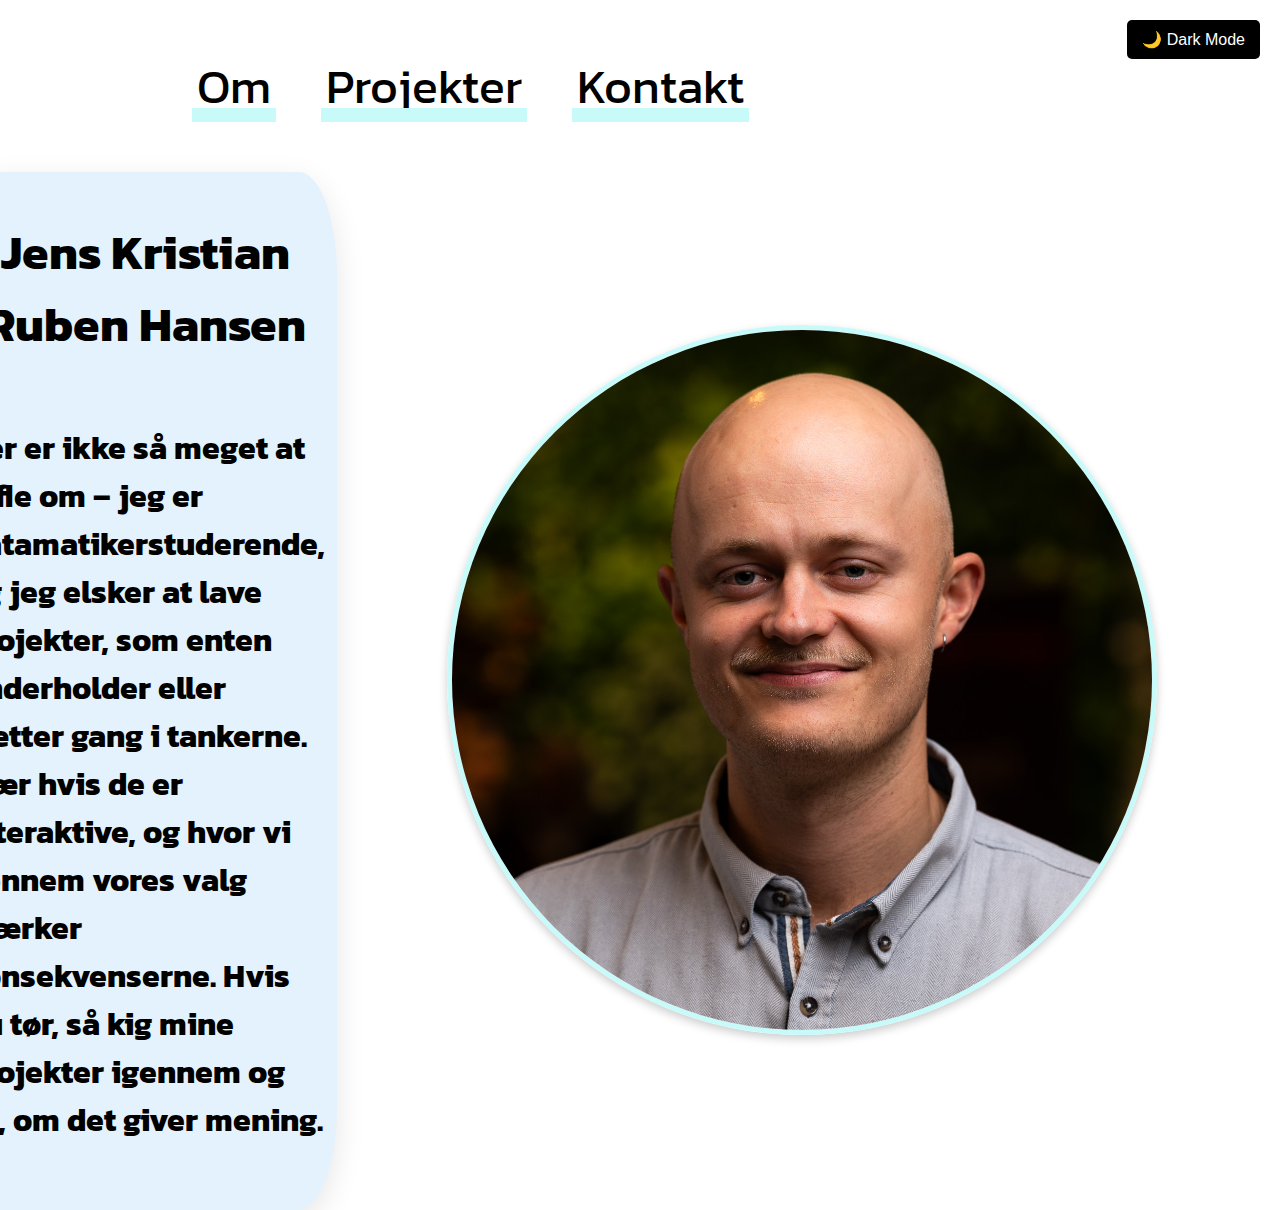
<file: index.html>
<!DOCTYPE html>
<html lang="en">
<head>
    <meta charset="UTF-8">
    <title>Homepage</title>
    <link rel="stylesheet" href="styles.css">
    <link rel="preconnect" href="https://fonts.googleapis.com">
    <link rel="preconnect" href="https://fonts.gstatic.com" crossorigin>
    <link href="https://fonts.googleapis.com/css2?family=Anton&family=Kanit:ital,wght@0,100;0,200;0,300;0,400;0,500;0,600;0,700;0,800;0,900;1,100;1,200;1,300;1,400;1,500;1,600;1,700;1,800;1,900&family=Montserrat:ital,wght@0,100..900;1,100..900&family=Source+Code+Pro:ital,wght@0,200..900;1,200..900&display=swap" rel="stylesheet">
</head>
<body>

</body>
<script src="index.js"></script>
</html>
</file>
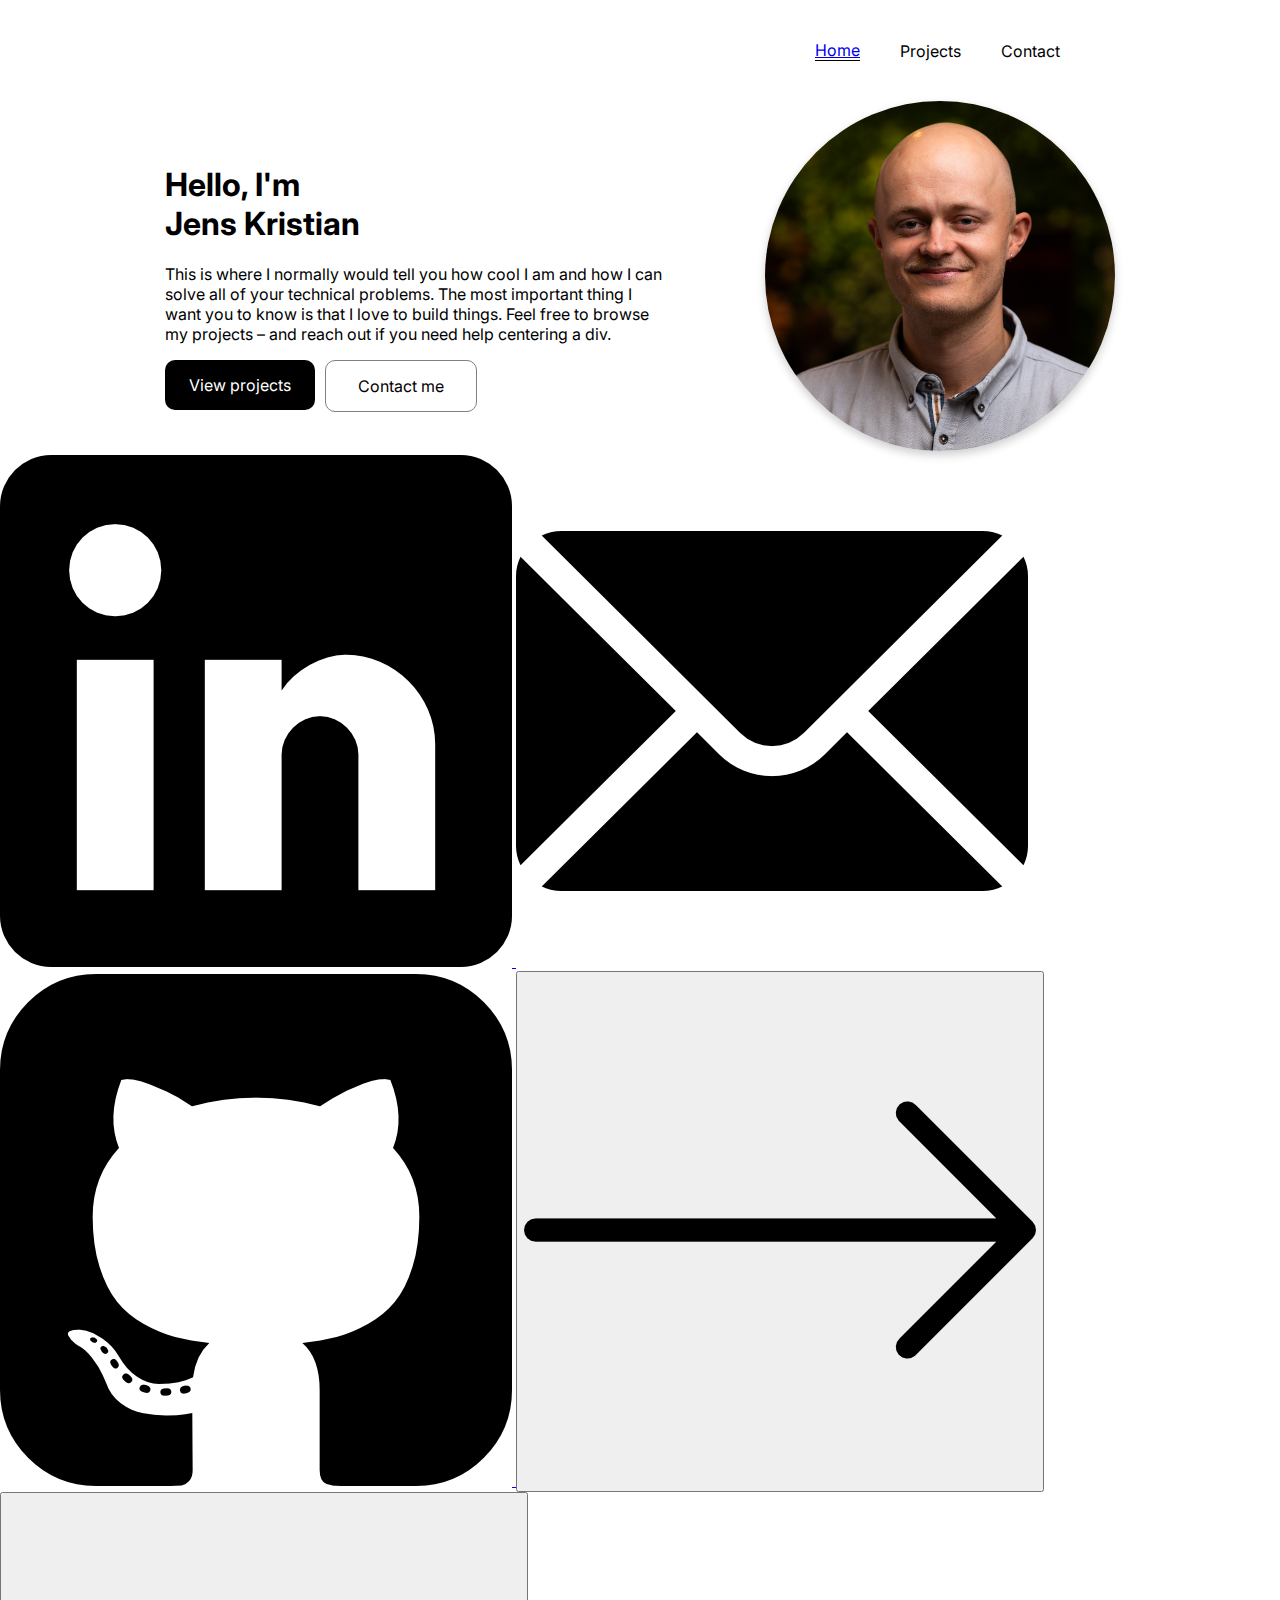
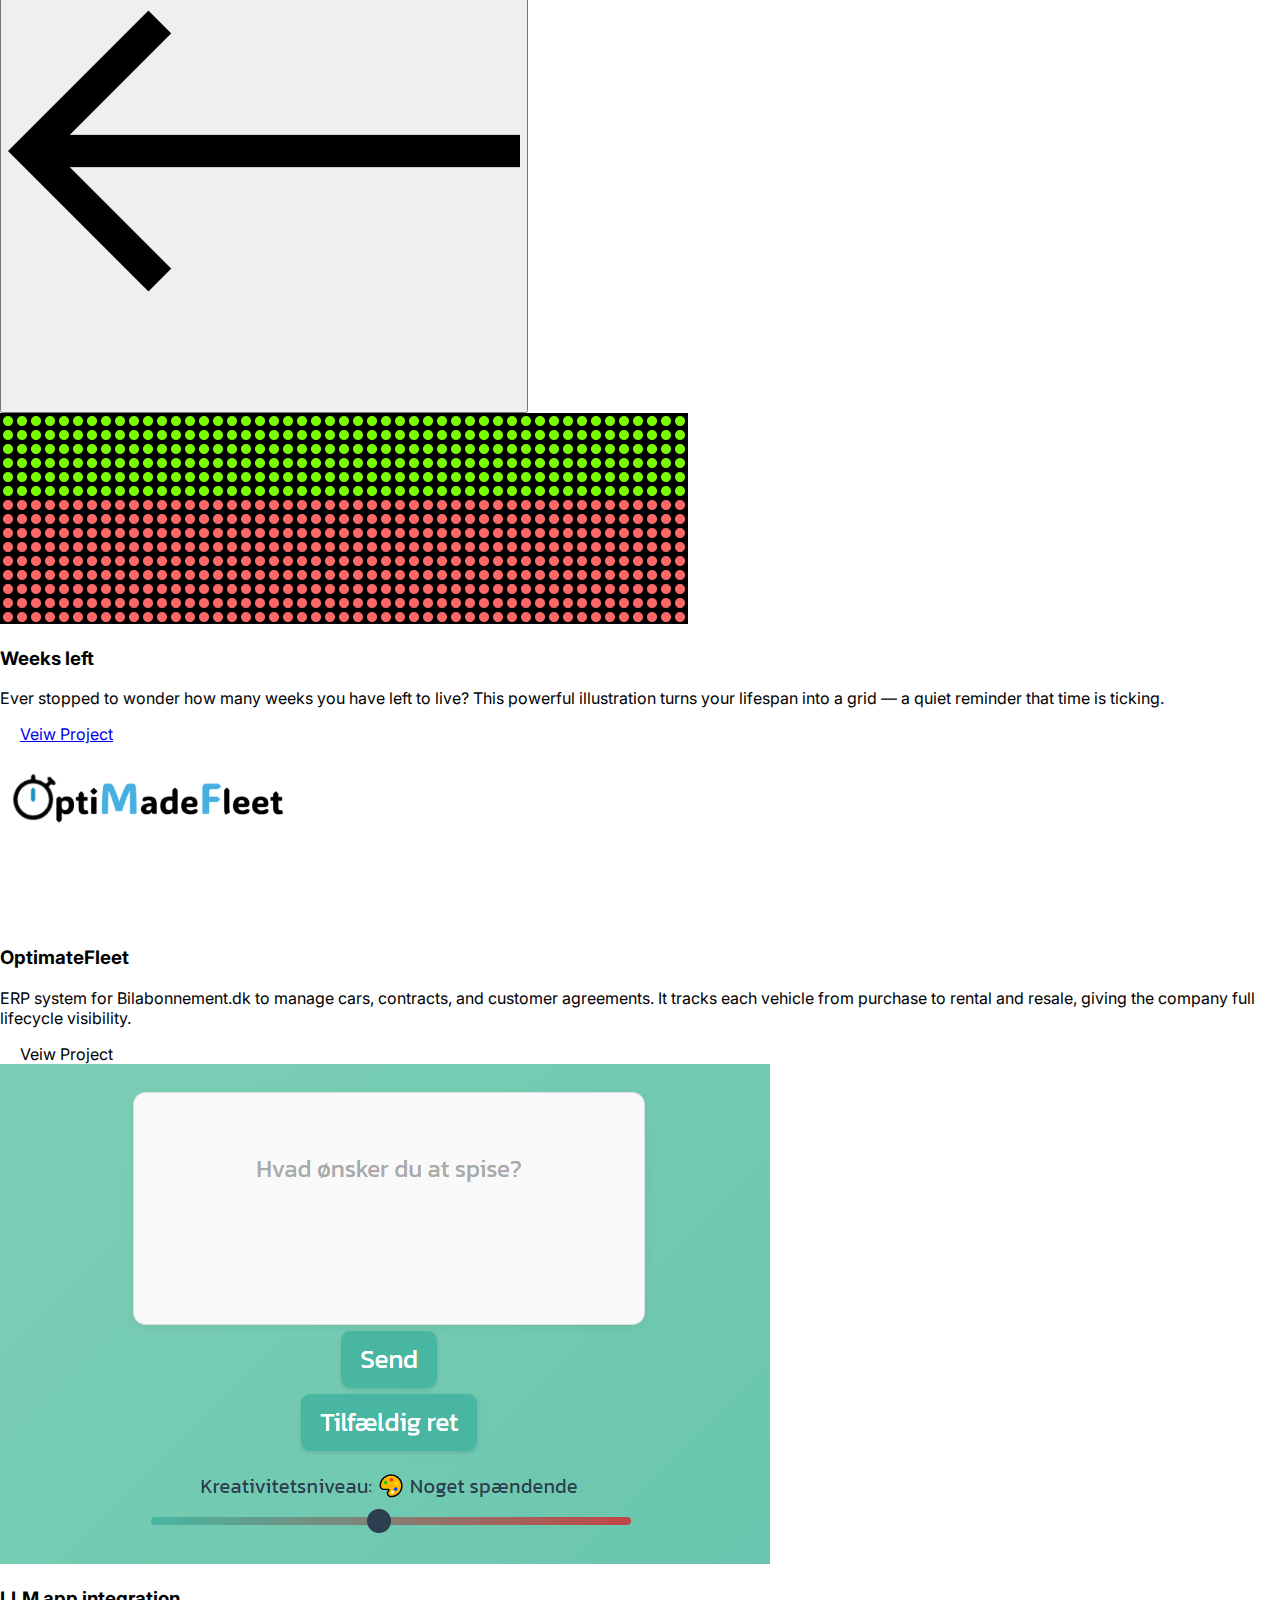
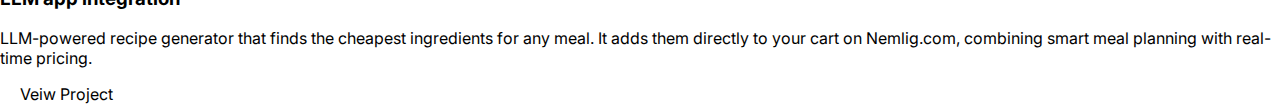
<file: html/indexV2.html>
<!DOCTYPE html>
<html lang="en">
<head>
    <meta charset="UTF-8">
    <title>Jens Kristian Ruben Hansen</title>
    <link rel="stylesheet" href="../css/indexV2.css">
    <link rel="preconnect" href="https://fonts.googleapis.com">
    <link rel="preconnect" href="https://fonts.gstatic.com" crossorigin>
    <link href="https://fonts.googleapis.com/css2?family=Anton&family=Inter:ital,opsz,wght@0,14..32,100..900;1,14..32,100..900&family=Kanit:ital,wght@0,100;0,200;0,300;0,400;0,500;0,600;0,700;0,800;0,900;1,100;1,200;1,300;1,400;1,500;1,600;1,700;1,800;1,900&family=Montserrat:ital,wght@0,100..900;1,100..900&family=Source+Code+Pro:ital,wght@0,200..900;1,200..900&display=swap"
          rel="stylesheet">
</head>
<body>
<header class="header" id="header">
    <a class="link" href="indexV2.html" id="homeLink" style="border-bottom: 1px solid black; pointer-events: none;">Home</a>
    <a class="link" id="projectsLink">Projects</a>
    <a class="link" id="contactLink">Contact</a>
</header>

<div class="mainContainer">
    <div class="textBox">
        <h1 class="headerText">
            <span id="firstPartHeaderText">Hello, I'm</span><br>
            Jens Kristian
        </h1>
        <p class="mainText"> This is where I normally would tell you how cool I am and how I can solve all of your
            technical problems. The most important thing I want you to know is that I love to build things. Feel free to
            browse my projects – and reach out if you need help centering a div.
        </p>
        <div class="btnWrapper">
            <a class="btn" id="projectBtn">View projects</a>
            <a class="btn" id="contactBtn">Contact me</a>
        </div>
    </div>
    <div>
        <img src="../images/profile.jpg" alt="profile Picture" class="profilePicture">
    </div>
</div>

<div id="contactMainContainer">

    <a class="contactDiv" href="https://www.linkedin.com/in/jenskrh/" target="_blank" rel="noopener noreferrer">
        <img class="contactLogo" src="../images/linkedin-logo.png" alt="linkedin logo">
    </a>
    <a class="contactDiv" href="mailto:jenskristian79@gmail.com" target="_blank" rel="noopener noreferrer">
        <img class="contactLogo" src="../images/mail.png" alt="mail logo">

    </a>
    <a class="contactDiv" href="https://github.com/JensKristianRuben" target="_blank" rel="noopener noreferrer">
        <img class="contactLogo" src="../images/github-sign.png" alt="github logo">
    </a>

    <button class="goBackBtn" id="goBackBtn">
        <img class="contactLogo" src="../images/right-arrow.png" alt="arrow icon">
    </button>

</div>

<div id="projectsMainContainer">
    <button class="goBackBtn" id="goBackBtnFromProjects">
        <img class="contactLogo" src="../images/left-arrow.png" alt="arrow icon">
    </button>

    <div class="projectContainer">
        <div class="projectImageContainer">
            <img src="../images/weeksLeftPicture.png" alt="Picture incomming" class="projectImage">
        </div>
        <h3 class="projectHeader">Weeks left</h3>
        <p class="projectText">Ever stopped to wonder how many weeks you have left to live? This powerful illustration turns your lifespan into a grid — a quiet reminder that time is ticking.</p>
        <a class="link" href="weeksLeft.html">Veiw Project</a>
    </div>
    <div class="projectContainer">
        <div class="projectImageContainer">
            <img src="../images/OptimateFleetLogo.png" alt="Picture incomming" class="projectImage">
        </div>
        <h3 class="projectHeader">OptimateFleet</h3>
        <p class="projectText">ERP system for Bilabonnement.dk
            to manage cars, contracts, and customer agreements.
            It tracks each vehicle from purchase to rental and resale,
            giving the company full lifecycle visibility.</p>
        <a class="link">Veiw Project</a>
    </div>
    <div class="projectContainer">
        <div class="projectImageContainer">
            <img src="../images/AIintegrationPic.png" alt="Picture incomming" class="projectImage">
        </div>
        <h3 class="projectHeader">LLM app integration</h3>
        <p class="projectText">LLM-powered recipe generator
            that finds the cheapest ingredients for any meal.
            It adds them directly to your cart on Nemlig.com,
            combining smart meal planning with real-time pricing.</p>
        <a class="link">Veiw Project</a>
    </div>


</div>

<script src="../javaScript/indexV2.js"></script>

</body>
</html>
</file>
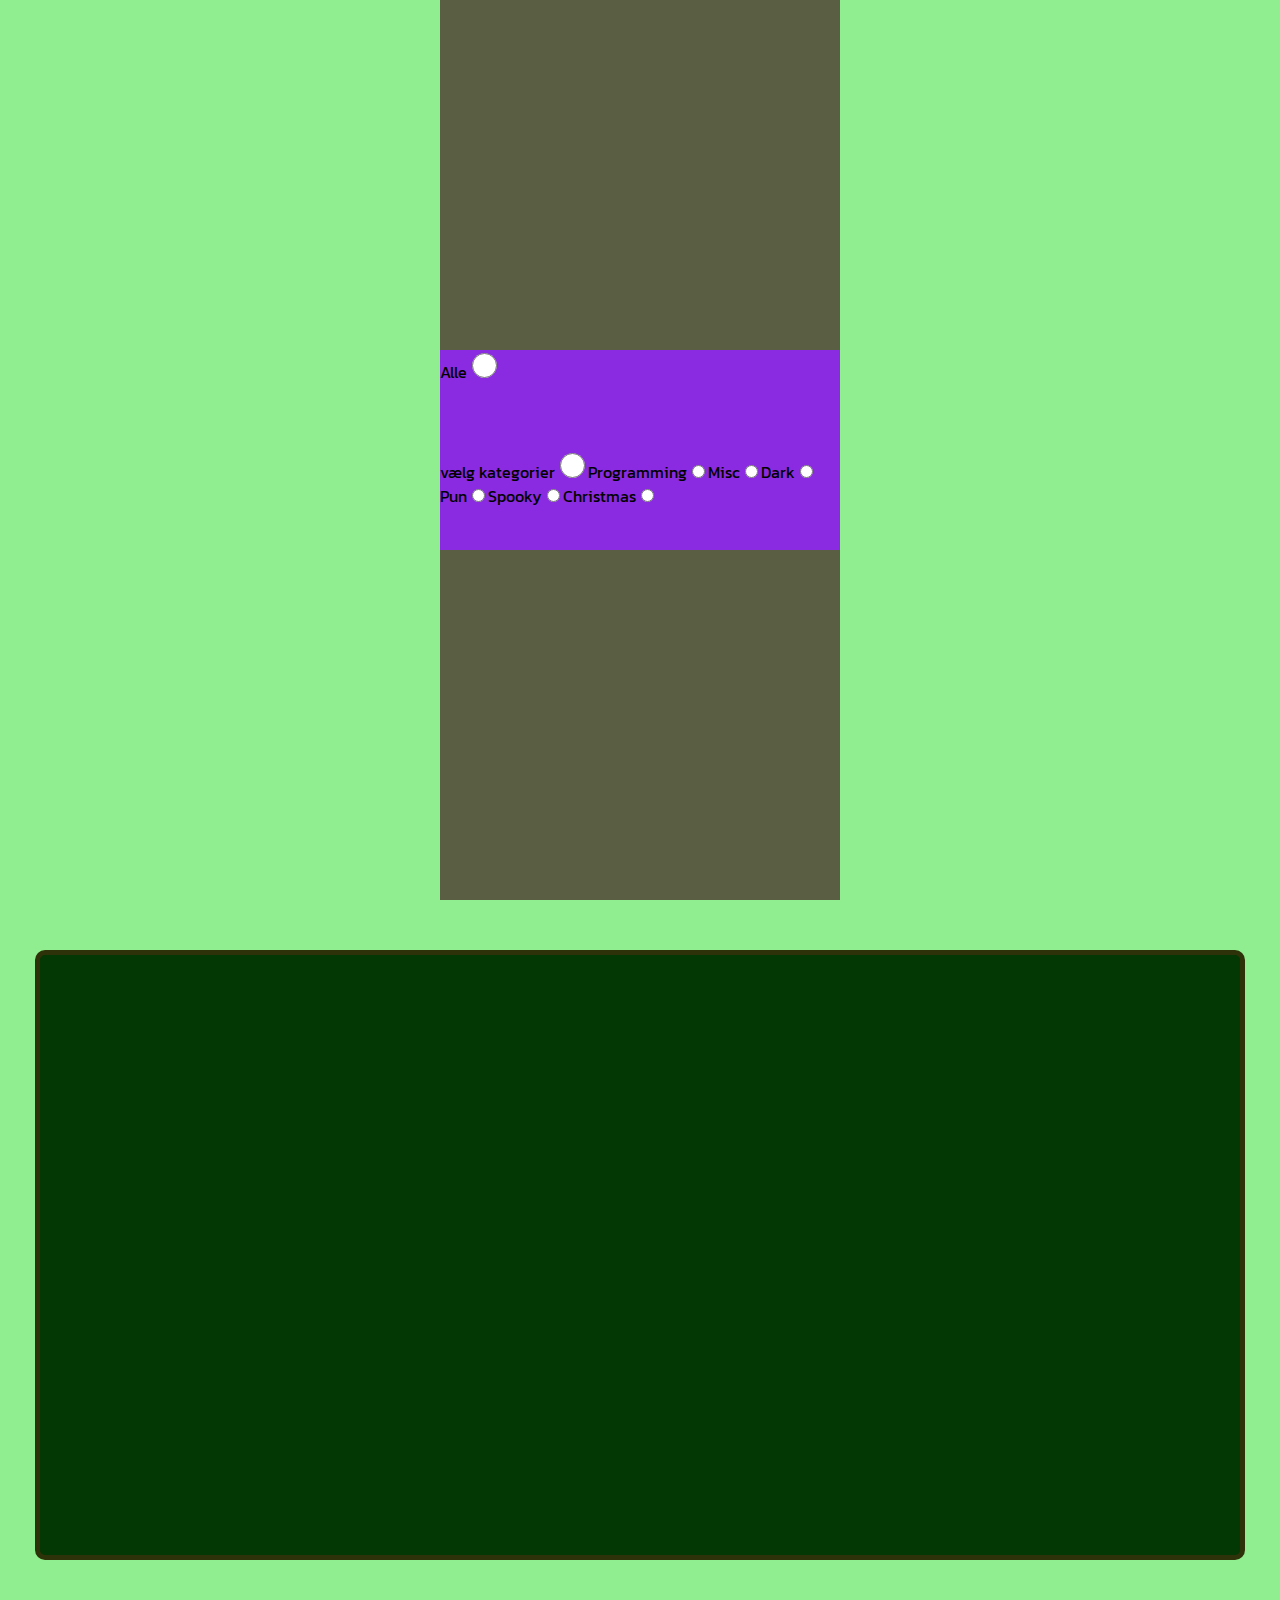
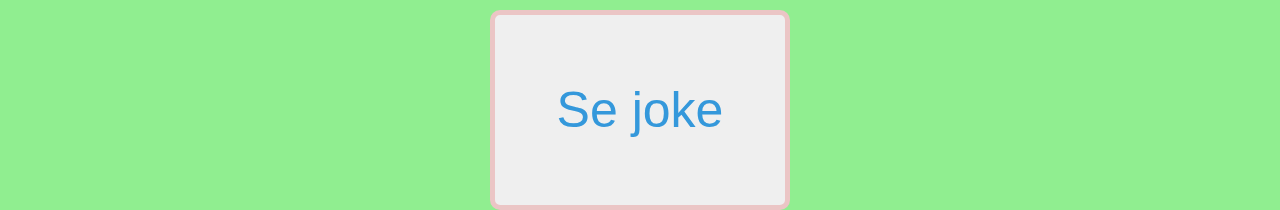
<file: html/jokeGenerator.html>
<!DOCTYPE html>
<html lang="en">
<head>
    <meta charset="UTF-8">
    <title>Joke generator</title>
    <link rel="stylesheet" href="../styles.css">
    <link rel="stylesheet" href="../css/jokeGenerator.css">
    <link rel="stylesheet" href="../css/jokeGenerator.css">
    <link rel="preconnect" href="https://fonts.googleapis.com">
    <link rel="preconnect" href="https://fonts.gstatic.com" crossorigin>
    <link href="https://fonts.googleapis.com/css2?family=Anton&family=Kanit:ital,wght@0,100;0,200;0,300;0,400;0,500;0,600;0,700;0,800;0,900;1,100;1,200;1,300;1,400;1,500;1,600;1,700;1,800;1,900&family=Montserrat:ital,wght@0,100..900;1,100..900&family=Source+Code+Pro:ital,wght@0,200..900;1,200..900&display=swap"
          rel="stylesheet">
</head>
<body>

</body>
<script src="../javaScript/jokeGenerator.js"></script>
</html>
</file>
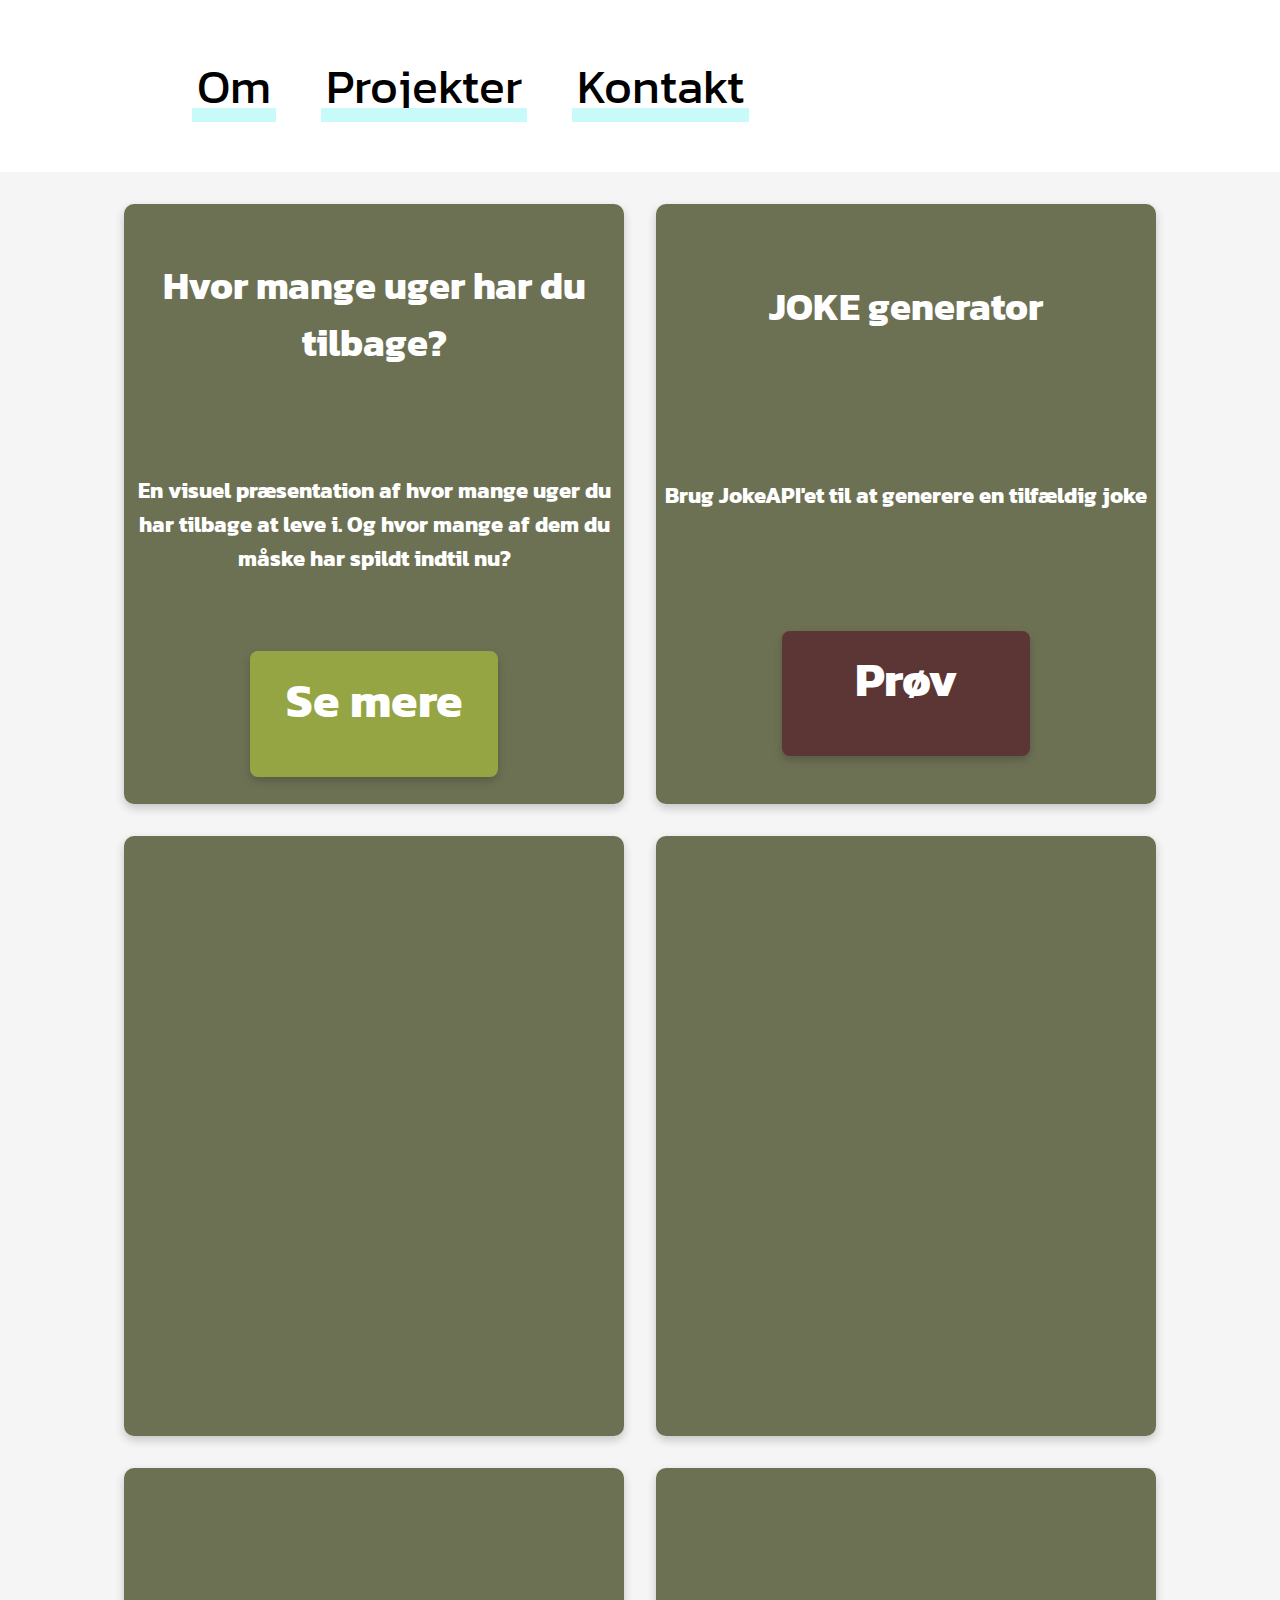
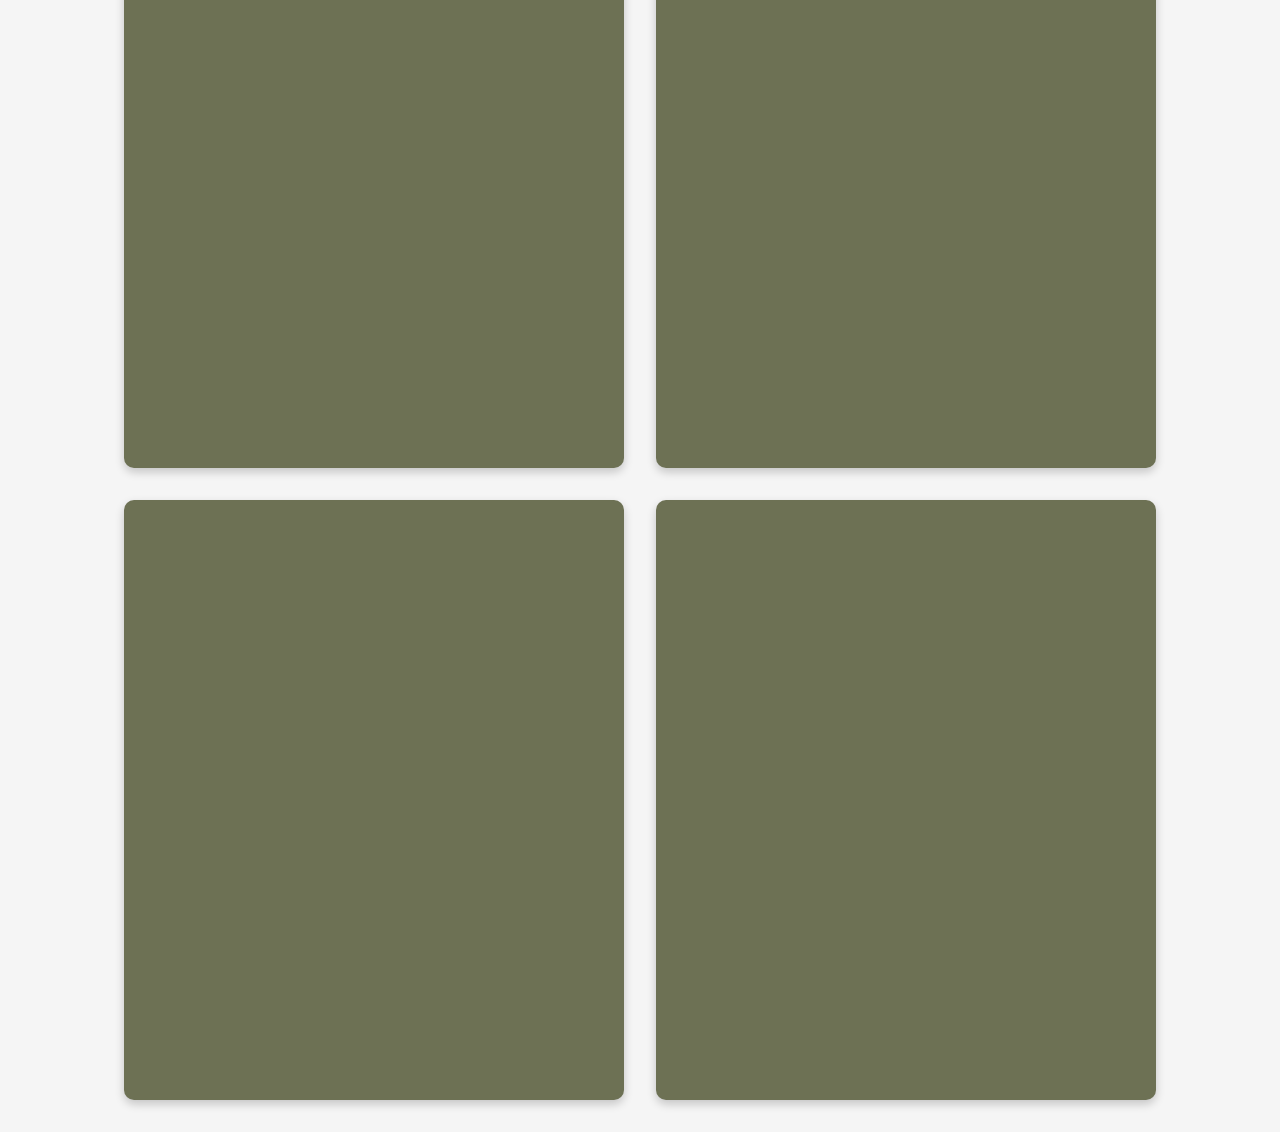
<file: html/projects.html>
<!DOCTYPE html>
<html lang="en">
<head>
    <meta charset="UTF-8">
    <title>Projekter</title>
    <link rel="stylesheet" href="../styles.css">
    <link rel="stylesheet" href="../css/projects.css">
    <link rel="preconnect" href="https://fonts.googleapis.com">
    <link rel="preconnect" href="https://fonts.gstatic.com" crossorigin>
    <link href="https://fonts.googleapis.com/css2?family=Anton&family=Kanit:ital,wght@0,100;0,200;0,300;0,400;0,500;0,600;0,700;0,800;0,900;1,100;1,200;1,300;1,400;1,500;1,600;1,700;1,800;1,900&family=Montserrat:ital,wght@0,100..900;1,100..900&family=Source+Code+Pro:ital,wght@0,200..900;1,200..900&display=swap"
          rel="stylesheet">

</head>
<body>

</body>
<script src="../javaScript/projects.js"></script>
</html>
</file>
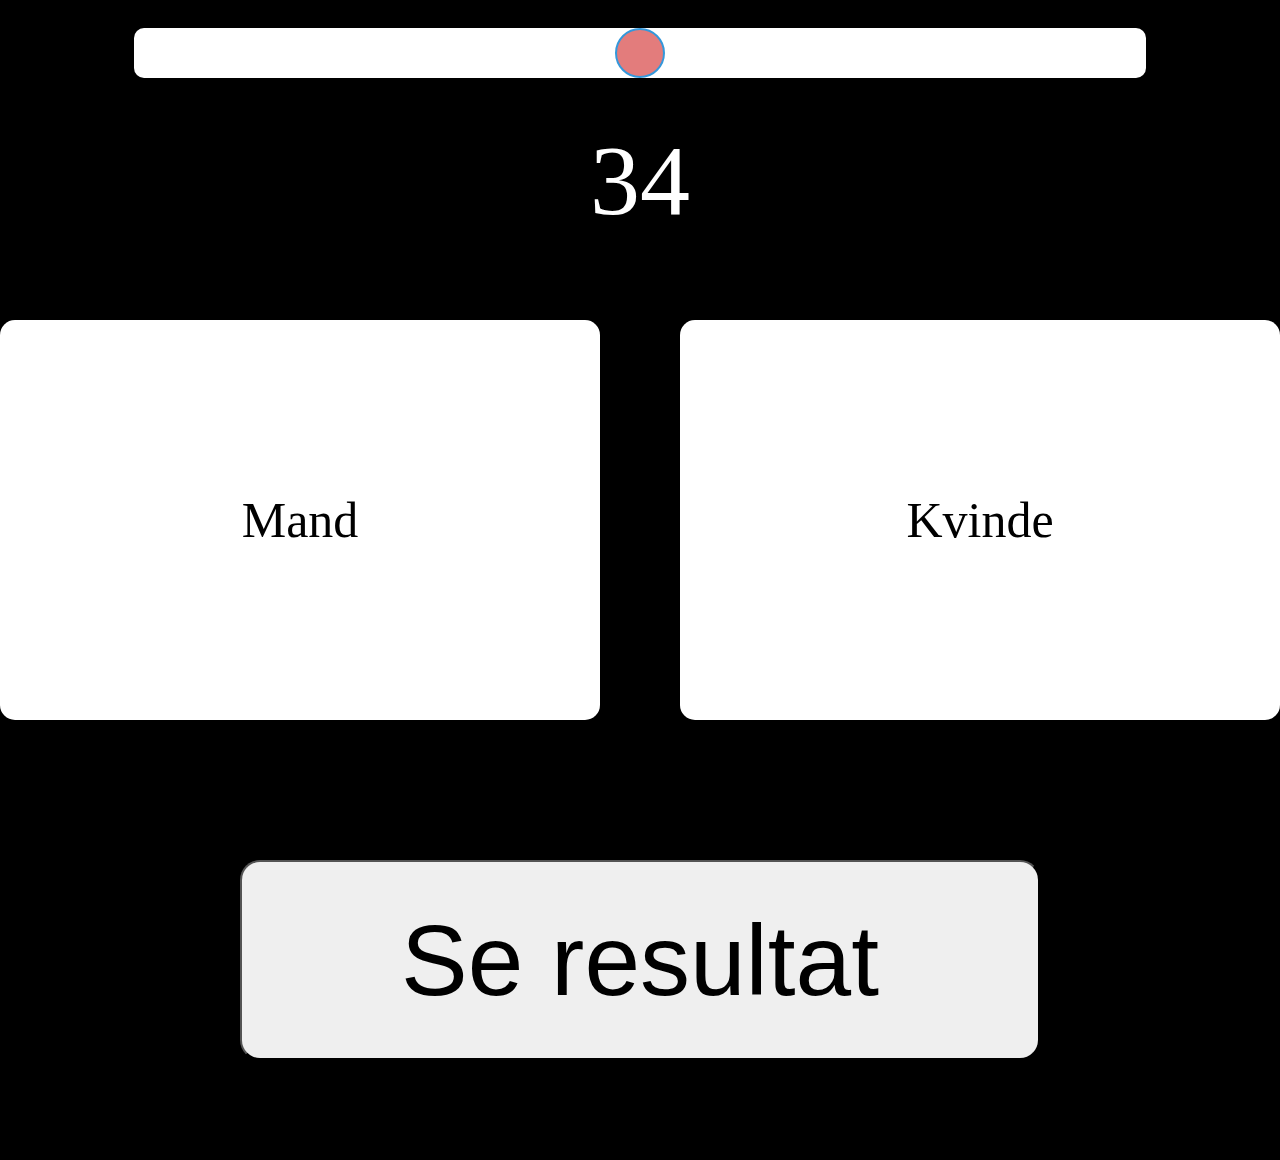
<file: html/weeksLeft.html>
<!DOCTYPE html>
<html lang="en">
<head>
    <meta charset="UTF-8">
    <title>Uger tilbage</title>
    <link rel="stylesheet" href="../css/weeksLeft.css">
</head>
<body>

</body>
<script src="../javaScript/weeksLeft.js"></script>
</html>
</file>
<file: styles.css>
body {
    font-family: kanit, sans-serif;
    margin: 0;
    padding: 0;
    background: white;
    display: flex;
    flex-wrap: wrap;
}


nav {
    display: flex;
    justify-content: center;
    align-items: center;
    padding: 50px 0;
    width: 100%;

}

ul {
    list-style: none;
    padding: 0;
    display: flex;
    justify-content: flex-start;
    gap: 5%;
    margin: 0;
    width: 70%;
}

a {
    position: relative;
    color: black;
    text-decoration: none;
    font-size: 3em;
    padding: 0px 5px;
    transition: color 0.6s;
    cursor: pointer;
}

a::before {
    content: "";
    position: absolute;
    left: 0;
    bottom: 0;
    width: 100%;
    background: #c9fafa;
    height: 20%;
}


a::after {
    content: "";
    position: absolute;
    left: 0;
    bottom: 0;
    width: 100%;
    height: 0;
    background: #c9fafa;
    transition: height 0.5s ease-in-out;
    z-index: -1;
    border-radius: 5%;
}


a:hover::after {
    height: 100%;
}

#img-container {
    width: 100%;
    display: flex;
    justify-content: flex-end;
    position: relative;
    padding-right: 10%;
    gap: 10%;
}
#presentation-div{
    height: 100%;
    width: 40%;
    background: #e3f2fd;
    display: flex;
    border-radius: 10%;
    padding: 1%;
    justify-content: flex-start;
    flex-direction: column;
    box-shadow: 0 10px 30px rgba(0, 0, 0, 0.1);
    flex-wrap: wrap;
}

#name{
    font-size: 3em;
    text-align: center;
}
#description{
    font-size: 2em;
}

#profile-img-container {
    position: relative;
    display: flex;
    align-items: center;
    justify-content: center;
    width: 700px;
}

#profilePicture {
    width: 700px;
    height: 700px;
    border-radius: 50%;
    object-fit: cover;
    object-position: 50% 80%;
    box-shadow: 0px 4px 10px rgba(0, 0, 0, 0.2);
    border: 5px solid #c9fafa;
    transition: all 0.3s ease-in-out;
    cursor: pointer;
    position: relative;
}

#thugLifeGlasses {
    width: 300px;
    height: 300px;
    position: absolute;
    top: 16%;
    left: 33%;
    display: none;
    z-index: 10;
}



@media (max-width: 768px) {
    nav {
        flex-direction: column;
    }

    ul {
        flex-direction: column;
        width: 100%;
        text-align: center;
    }

    a {
        font-size: 1.2em;
        display: block;
        padding: 10px;
    }
}
.dark-mode {
    background: #121212;
    color: white;
}

.dark-mode a {
    color: white;
}
.dark-mode a::before,
.dark-mode a::after {
    background: #6d7154;
}

.dark-mode #presentation-div {
    background: #1e1e1e;
    color: white;
    box-shadow: 0 10px 30px rgba(255, 255, 255, 0.1);
}

.dark-mode #profilePicture {
    border: 5px solid #6d7154;
}
</file>
<file: css/indexV2.css>
body{
    height: 100vh;
    width: 100vw;
    margin: 0;
    display: flex;
    flex-direction: column;
    font-family: 'Inter', sans-serif;
}

.header{
    display: flex;
    justify-content: flex-end;
    align-items: center;
    padding: 20px 200px 20px 20px;
}

.link{
    cursor: pointer;
    margin: 20px;
    font-size: 16px;
    transition: 0.2s;
}

.link:hover{
    scale: 1.1;
}

.mainContainer{
    display: flex;
    flex-direction: row;
    justify-content: center;
    align-items: center;
    width: 100%;
    height: 80vh;

    gap: 100px;
}

.mainText{
    width: 500px;
}


.profilePicture {
    width: 350px;
    height: 350px;
    border-radius: 50%;
    object-fit: cover;
    object-position: 50% 80%;
    box-shadow: 0px 4px 10px rgba(0, 0, 0, 0.2);
}

.btnWrapper{
    display: flex;
    flex-direction: row;
    justify-content:  flex-start;
    gap: 10px;
}

#projectBtn{
    display: flex;
    justify-content: center;
    align-items: center;
    width: 150px;
    height: 50px;
    background: black;
    border-radius: 10px;
    color: white;
    cursor: pointer;
    transition: 0.2s ease-in;
}
#contactBtn{
    display: flex;
    justify-content: center;
    align-items: center;
    width: 150px;
    height: 50px;
    background: white;
    border: 1px solid gray;
    border-radius: 10px;
    cursor: pointer;
    transition: 0.2s ease-in;
}

.btn:hover{
    scale: 1.1;
}
</file>
<file: css/jokeGenerator.css>
body{
    background: lightgreen;
    height: 100vh;
    margin: 0;
    display: flex;
    flex-direction: row;
    flex-wrap: wrap;
    justify-content: center;
    align-items: center;
    gap: 50px;
}

#jokeDiv{
    display: flex;
    justify-content: center;
    align-items: center;
    background: #033703;
    color: white;
    border: 5px solid rgba(220, 31, 31, 0.2);
    border-radius: 10px;
    width: 1200px;
    height: 600px;
    font-size: 50px;
}

#jokeButton{
    display: flex;
    align-items: center;
    justify-content: center;
    width: 300px;
    height: 200px;
    color: #3498db;
    border: 5px solid rgba(220, 31, 31, 0.2);
    border-radius: 10px;
    cursor: pointer;
    font-size: 50px;
    transition: 0.5s;
}

#jokeButton:hover{
    background: #3498db;
    color: rgb(3, 55, 3);
    scale: 1.1;
    font-size: 60px;
    border: 5px solid rgb(214, 31, 220);
}

#chooseJoke{
    background: #5a5e42;
    height: 100vh;
    width: 400px;
    display: flex;
    justify-content: center;
    align-items: center;
    flex-direction: column;
}

#categories{
    width: 400px;
    height: 200px;
    display: flex;
    justify-content: center;
    align-items: center;
    flex-direction: row;
    background: blueviolet;
    flex-wrap: wrap;
}

.categoryWrapper{
    height: 100px;
    width: 100%;
}
.roundRadioBtn{
    width: 25px;
    height: 25px;
    cursor: pointer;
}
</file>
<file: css/projects.css>
.projectsContainer {
    width: 100%;
    min-height: 100vh;
    display: flex;
    justify-content: center;
    align-items: center;
    flex-wrap: wrap;
    gap: 2rem;
    padding: 2rem;
    background: #f5f5f5;
}

.project {
    background: #6d7154;
    width: 500px;
    height: 600px;
    border-radius: 10px;
    display: flex;
    align-items: center;
    justify-content: center;
    text-align: center;
    color: #fff;
    font-size: 1.2rem;
    font-weight: bold;
    transition: transform 0.3s ease, box-shadow 0.3s ease;
    box-shadow: 0 4px 10px rgba(0, 0, 0, 0.2);
    cursor: pointer;
    flex-wrap: wrap;
}

.project:hover {
    transform: translateY(-10px);
    box-shadow: 0 10px 20px rgba(0, 0, 0, 0.3);
    background: #5a5e42;
}

#project1Button {
    background: #95a543;
    width: 200px;
    height: 100px;
    color: #fff;
    font-size: 3rem;
    font-weight: bold;
    padding: 0.8rem 1.5rem;
    border: none;
    border-radius: 8px;
    cursor: pointer;
    transition: all 0.3s ease;
    box-shadow: 0 4px 10px rgba(0, 0, 0, 0.2);
}

#project1Button:hover {
    background: #b1c637;
    transform: translateY(-7px);
    box-shadow: 0 8px 15px rgba(0, 0, 0, 0.3);
}

#project1Button:active {
    transform: translateY(7px);
    box-shadow: 0 3px 7px rgba(0, 0, 0, 0.2);
}
#project1Button::before,
#project1Button::after {
    content: none !important;
    display: none !important;
}

#project2Button {
    background: #5c3535;
    width: 200px;
    height: 100px;
    color: #fff;
    font-size: 3rem;
    font-weight: bold;
    padding: 0.8rem 1.5rem;
    border: none;
    border-radius: 8px;
    cursor: pointer;
    transition: all 0.3s ease;
    box-shadow: 0 4px 10px rgba(0, 0, 0, 0.2);
}

#project2Button:hover {
    background: #401717;
    transform: translateY(-7px);
    box-shadow: 0 8px 15px rgba(0, 0, 0, 0.3);
}

#project2Button:active {
    transform: translateY(7px);
    box-shadow: 0 3px 7px rgba(0, 0, 0, 0.2);
}
#project2Button::before,
#project2Button::after {
    content: none !important;
    display: none !important;
}



@media (max-width: 768px) {
    .projectsContainer {
        gap: 1rem;
    }
    .project {
        width: 45%;
        height: 250px;
    }
}

@media (max-width: 480px) {
    .project {
        width: 90%;
        height: 200px;
    }
}
</file>
<file: css/weeksLeft.css>
body {
    background: #000;
    display: flex;
    flex-direction: column;
    align-items: center;
    height: 100vh;
}

#weeksLeftForm {
    width: 100%;
    display: flex;
    flex-direction: column;
    justify-content: center;
    align-items: center;
}


#sliderInput {
    -webkit-appearance: none;
    width: 80%;
    height: 50px;
    border-radius: 10px;
    margin-top: 20px;
}

#sliderInput::-webkit-slider-thumb {
    -webkit-appearance: none;
    width: 50px;
    height: 50px;
    background: #e37c7c;
    border: 2px solid #3498db;
    border-radius: 50%;
    cursor: pointer;
    transition: 0.5s;
}

#sliderInput::-webkit-slider-thumb:hover {
    scale: 1.1;
}

#choosenAge {
    display: flex;
    justify-content: center;
    align-items: center;
    font-size: 100px;
    color: white;
    width: 200px;
    height: 200px;
}

#genderDiv {
    display: flex;
    flex-direction: row;
    justify-content: center;
}

.genderBox {
    width: 600px;
    height: 400px;
    color: black;
    font-size: 50px;
    display: flex;
    justify-content: center;
    align-items: center;
    background: white;
    margin: 40px;
    border-radius: 15px;
    cursor: pointer;
    transition: 0.5s;
}

.genderBox:hover {
    background: #e37c7c;
    scale: 1.1;
}

.clickedGenderBox {
    width: 600px;
    height: 400px;
    color: black;
    font-size: 100px;
    display: flex;
    justify-content: center;
    align-items: center;
    background: #fd6767;
    margin: 20px;
    border-radius: 15px;
    cursor: pointer;
    transition: 0.5s;
    scale: 1.1;
}

#weeksLeftButton {
    width: 800px;
    height: 200px;
    border-radius: 20px;
    margin: 100px;
    font-size: 100px;
    cursor: pointer;

    transition: 0.5s;
}

#weeksLeftButton:hover {
    background: #e37c7c;
    scale: 1.1;
}

@keyframes shake {
    0%, 100% {
        transform: translateX(0);
    }
    25% {
        transform: translateX(-20px);
    }
    50% {
        transform: translateX(5px);
    }
    75% {
        transform: translateX(-20px);
    }
}

.shake {
    animation: shake 0.4s ease;
}

.weeksLivedDiv {
    height: 10px;
    width: 10px;
    border-radius: 50%;
    background: lawngreen;
    margin: 2px;
}

.weeksLeftDiv {
    height: 10px;
    width: 10px;
    border-radius: 50%;
    background: #fd6767;
    margin: 2px;
}

#outerDiv {
    background: #000;
    display: flex;
    flex-direction: row;
    align-items: center;
    justify-content: center;
    height: 100vh;
    flex-wrap: wrap;
    align-content: flex-start;
}

#illustrationDiv {
    background: #000;
    display: flex;
    flex-direction: row;
    align-items: center;
    height: 50vh;
    width: 100%;
    margin: 50px;
    flex-wrap: wrap;
    align-content: flex-start;
}

.numberDiv {
    width: 150px;
    height: 150px;
    color: white;
    font-size: 50px;
    display: flex;
    justify-content: center;
    align-items: center;
}

.endResultDiv {
    display: flex;
    flex-direction: row;
    color: #ffffff;
    font-size: 30px;
    gap: 50px;
}
</file>
